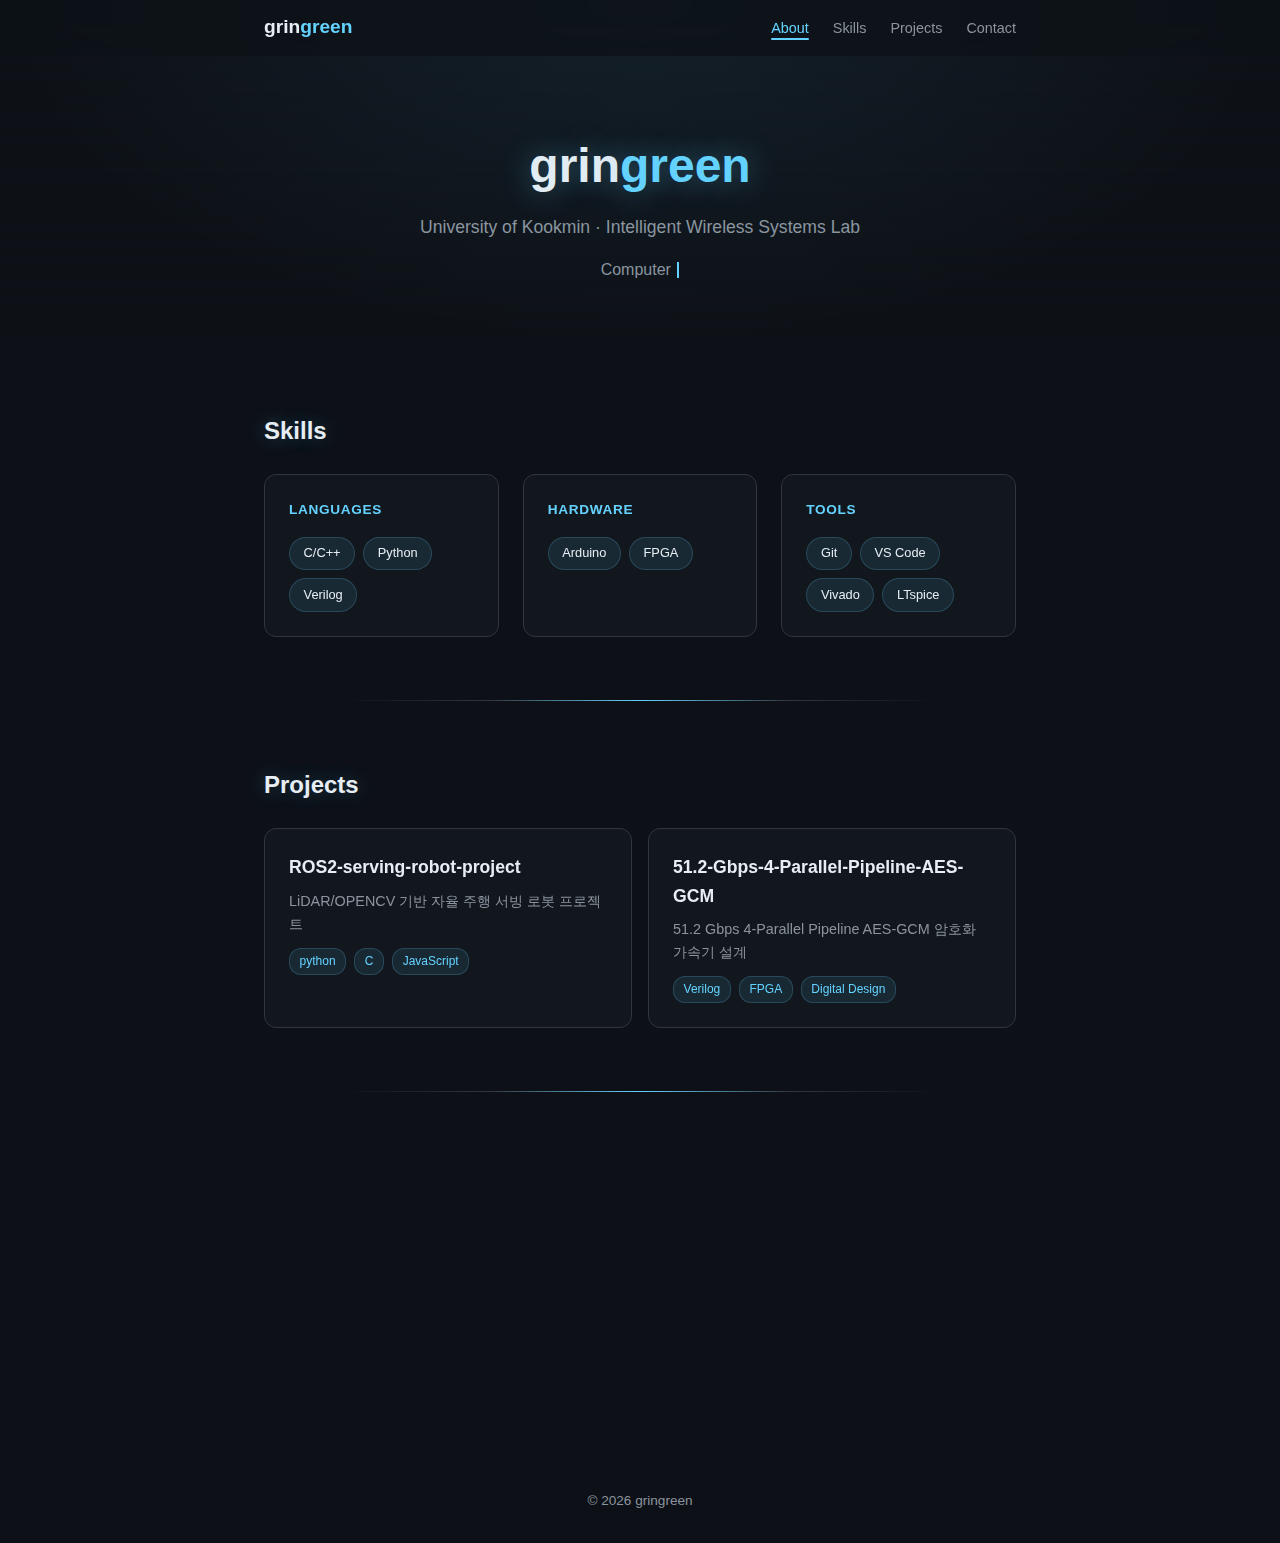
<file: index.html>
<!doctype html>
<html lang="ko">
<head>
  <meta charset="UTF-8" />
  <meta name="viewport" content="width=device-width, initial-scale=1.0" />
  <title>gringreen | Portfolio</title>
  <link href="/style.css" rel="stylesheet">
</head>
<body>
  <!-- Navigation -->
  <nav class="nav" id="nav">
    <div class="container nav-inner">
      <a href="#" class="nav-logo">grin<span class="accent">green</span></a>
      <ul class="nav-links">
        <li><a href="#about" class="nav-link">About</a></li>
        <li><a href="#skills" class="nav-link">Skills</a></li>
        <li><a href="#projects" class="nav-link">Projects</a></li>
        <li><a href="#contact" class="nav-link">Contact</a></li>
      </ul>
    </div>
  </nav>

  <!-- Hero Section -->
  <header class="hero" id="about">
    <div class="hero-gradient"></div>
    <div class="container">
      <h1 class="hero-title">grin<span class="accent">green</span></h1>
      <p class="hero-subtitle">University of Kookmin · Intelligent Wireless Systems Lab</p>
      <p class="hero-desc" id="typing-target">Computer science & Semiconductor engineering</p>
    </div>
  </header>

  <!-- Skills Section -->
  <section class="section fade-in" id="skills">
    <div class="container">
      <h2 class="section-title">Skills</h2>
      <div class="skills-grid">
        <div class="skill-category">
          <h3 class="skill-category-title">Languages</h3>
          <div class="skill-badges">
            <span class="skill-badge">C/C++</span>
            <span class="skill-badge">Python</span>
            <span class="skill-badge">Verilog</span>
          </div>
        </div>
        <div class="skill-category">
          <h3 class="skill-category-title">Hardware</h3>
          <div class="skill-badges">
            <span class="skill-badge">Arduino</span>
            <span class="skill-badge">FPGA</span>
          </div>
        </div>
        <div class="skill-category">
          <h3 class="skill-category-title">Tools</h3>
          <div class="skill-badges">
            <span class="skill-badge">Git</span>
            <span class="skill-badge">VS Code</span>
            <span class="skill-badge">Vivado</span>
            <span class="skill-badge">LTspice</span>
          </div>
        </div>
      </div>
    </div>
  </section>

  <!-- Projects Section -->
  <section class="section fade-in" id="projects">
    <div class="container">
      <h2 class="section-title">Projects</h2>
      <div class="project-grid" id="project-grid">
        <!-- Rendered by main.js -->
      </div>
    </div>
  </section>

  <!-- Contact Section -->
  <section class="section fade-in" id="contact">
    <div class="container">
      <h2 class="section-title">Contact</h2>
      <div class="contact-grid">
        <a href="mailto:gringreen02@gmail.com" class="contact-card">
          <span class="contact-icon">✉</span>
          <span class="contact-label">Email</span>
          <span class="contact-value">gringreen02@gmail.com</span>
        </a>
        <a href="https://github.com/gringreen1111" target="_blank" rel="noopener noreferrer" class="contact-card">
          <span class="contact-icon">⌘</span>
          <span class="contact-label">GitHub</span>
          <span class="contact-value">github.com/gringreen1111</span>
        </a>
      </div>
    </div>
  </section>

  <footer class="footer">
    <div class="container">
      <p>&copy; 2026 gringreen</p>
    </div>
  </footer>

  <script defer type="text/javascript" src="/main.js"></script>
</body>
</html>
</file>
<file: style.css>
*,
*::before,
*::after {
  margin: 0;
  padding: 0;
  box-sizing: border-box;
}

:root {
  --bg: #0d1117;
  --bg-secondary: #161b22;
  --border: #30363d;
  --text: #e6edf3;
  --text-secondary: #8b949e;
  --accent: #64d2ff;
  --accent-hover: #40b8e0;
  --link: #79b8ff;
  --glow: rgba(100, 210, 255, 0.4);
}

html {
  scroll-behavior: smooth;
}

body {
  font-family: -apple-system, BlinkMacSystemFont, "Segoe UI", Helvetica, Arial, sans-serif;
  background: var(--bg);
  color: var(--text);
  line-height: 1.6;
  min-height: 100vh;
}

a {
  color: var(--link);
  text-decoration: none;
}

a:hover {
  text-decoration: underline;
}

.container {
  max-width: 800px;
  margin: 0 auto;
  padding: 0 1.5rem;
}

/* ===== Navigation ===== */
.nav {
  position: fixed;
  top: 0;
  left: 0;
  right: 0;
  z-index: 100;
  padding: 0.75rem 0;
  background: rgba(13, 17, 23, 0.8);
  backdrop-filter: blur(12px);
  -webkit-backdrop-filter: blur(12px);
  border-bottom: 1px solid transparent;
  transition: border-color 0.3s, background 0.3s;
}

.nav.scrolled {
  border-bottom-color: var(--border);
  background: rgba(13, 17, 23, 0.95);
}

.nav-inner {
  display: flex;
  align-items: center;
  justify-content: space-between;
}

.nav-logo {
  font-size: 1.2rem;
  font-weight: 700;
  color: var(--text);
}

.nav-logo:hover {
  text-decoration: none;
}

.nav-links {
  list-style: none;
  display: flex;
  gap: 1.5rem;
}

.nav-link {
  color: var(--text-secondary);
  font-size: 0.9rem;
  font-weight: 500;
  position: relative;
  transition: color 0.3s;
}

.nav-link:hover {
  color: var(--text);
  text-decoration: none;
}

.nav-link.active {
  color: var(--accent);
}

.nav-link.active::after {
  content: "";
  position: absolute;
  bottom: -4px;
  left: 0;
  right: 0;
  height: 2px;
  background: var(--accent);
  border-radius: 1px;
}

/* ===== Hero ===== */
.hero {
  position: relative;
  padding: 8rem 0 4rem;
  text-align: center;
  border-bottom: 1px solid transparent;
  background-image: linear-gradient(transparent, var(--bg));
  overflow: hidden;
}

.hero-gradient {
  position: absolute;
  inset: 0;
  background: radial-gradient(ellipse at 50% 0%, rgba(100, 210, 255, 0.08) 0%, transparent 70%);
  pointer-events: none;
}

.hero-title {
  font-size: 3rem;
  font-weight: 700;
  margin-bottom: 0.5rem;
  text-shadow: 0 0 30px var(--glow);
}

.accent {
  color: var(--accent);
}

.hero-subtitle {
  font-size: 1.1rem;
  color: var(--text-secondary);
  margin-bottom: 1rem;
}

.hero-desc {
  font-size: 1rem;
  color: var(--text-secondary);
  max-width: 500px;
  margin: 0 auto;
  min-height: 1.6em;
}

.hero-desc .cursor {
  display: inline-block;
  width: 2px;
  height: 1em;
  background: var(--accent);
  margin-left: 2px;
  vertical-align: text-bottom;
  animation: blink 1s step-end infinite;
}

@keyframes blink {
  50% { opacity: 0; }
}

/* ===== Section dividers ===== */
.section {
  padding: 4rem 0;
  border-bottom: 1px solid transparent;
  position: relative;
}

.section::after {
  content: "";
  position: absolute;
  bottom: 0;
  left: 50%;
  transform: translateX(-50%);
  width: min(80%, 600px);
  height: 1px;
  background: linear-gradient(90deg, transparent, var(--border), var(--accent), var(--border), transparent);
}

.section:last-of-type::after {
  display: none;
}

.section-title {
  font-size: 1.5rem;
  font-weight: 600;
  margin-bottom: 1.5rem;
  text-shadow: 0 0 20px rgba(100, 210, 255, 0.3);
}

/* ===== Fade-in animation ===== */
.fade-in {
  opacity: 0;
  transform: translateY(30px);
  transition: opacity 0.6s ease-out, transform 0.6s ease-out;
}

.fade-in.visible {
  opacity: 1;
  transform: translateY(0);
}

/* ===== Skills ===== */
.skills-grid {
  display: grid;
  grid-template-columns: 1fr;
  gap: 1.5rem;
}

.skill-category {
  background: rgba(22, 27, 34, 0.6);
  backdrop-filter: blur(8px);
  -webkit-backdrop-filter: blur(8px);
  border: 1px solid var(--border);
  border-radius: 12px;
  padding: 1.5rem;
  transition: border-color 0.3s;
}

.skill-category:hover {
  border-color: rgba(100, 210, 255, 0.3);
}

.skill-category-title {
  font-size: 0.85rem;
  font-weight: 600;
  color: var(--accent);
  text-transform: uppercase;
  letter-spacing: 0.05em;
  margin-bottom: 1rem;
}

.skill-badges {
  display: flex;
  flex-wrap: wrap;
  gap: 0.5rem;
}

.skill-badge {
  font-size: 0.8rem;
  padding: 0.35rem 0.85rem;
  background: rgba(100, 210, 255, 0.1);
  color: var(--text);
  border: 1px solid rgba(100, 210, 255, 0.2);
  border-radius: 20px;
  transition: background 0.3s, border-color 0.3s, box-shadow 0.3s;
}

.skill-badge:hover {
  background: rgba(100, 210, 255, 0.2);
  border-color: rgba(100, 210, 255, 0.4);
  box-shadow: 0 0 10px rgba(100, 210, 255, 0.15);
}

/* ===== Project Grid ===== */
.project-grid {
  display: grid;
  grid-template-columns: 1fr;
  gap: 1rem;
}

.project-card {
  display: block;
  background: rgba(22, 27, 34, 0.6);
  backdrop-filter: blur(8px);
  -webkit-backdrop-filter: blur(8px);
  border: 1px solid var(--border);
  border-radius: 12px;
  padding: 1.5rem;
  color: var(--text);
  transition: transform 0.3s ease, border-color 0.3s, box-shadow 0.3s;
}

.project-card:hover {
  transform: translateY(-4px);
  border-color: var(--accent);
  box-shadow: 0 0 20px rgba(100, 210, 255, 0.15), 0 8px 25px rgba(0, 0, 0, 0.3);
  text-decoration: none;
}

.project-card h3 {
  font-size: 1.1rem;
  margin-bottom: 0.5rem;
}

.project-card p {
  font-size: 0.9rem;
  color: var(--text-secondary);
  margin-bottom: 0.75rem;
}

.tag-list {
  display: flex;
  flex-wrap: wrap;
  gap: 0.5rem;
  list-style: none;
}

.tag {
  font-size: 0.75rem;
  background: rgba(100, 210, 255, 0.1);
  color: var(--accent);
  padding: 0.2rem 0.6rem;
  border: 1px solid rgba(100, 210, 255, 0.2);
  border-radius: 12px;
  transition: background 0.3s;
}

.project-card:hover .tag {
  background: rgba(100, 210, 255, 0.2);
}

/* ===== Contact ===== */
.contact-grid {
  display: grid;
  grid-template-columns: 1fr;
  gap: 1rem;
}

.contact-card {
  display: flex;
  flex-direction: column;
  align-items: center;
  gap: 0.5rem;
  background: rgba(22, 27, 34, 0.6);
  backdrop-filter: blur(8px);
  -webkit-backdrop-filter: blur(8px);
  border: 1px solid var(--border);
  border-radius: 12px;
  padding: 2rem 1.5rem;
  color: var(--text);
  transition: transform 0.3s ease, border-color 0.3s, box-shadow 0.3s;
}

.contact-card:hover {
  transform: translateY(-4px);
  border-color: var(--accent);
  box-shadow: 0 0 20px rgba(100, 210, 255, 0.15), 0 8px 25px rgba(0, 0, 0, 0.3);
  text-decoration: none;
}

.contact-icon {
  font-size: 1.8rem;
}

.contact-label {
  font-size: 0.8rem;
  color: var(--text-secondary);
  text-transform: uppercase;
  letter-spacing: 0.05em;
}

.contact-value {
  font-size: 0.95rem;
  color: var(--accent);
}

/* ===== Footer ===== */
.footer {
  padding: 2rem 0;
  text-align: center;
  color: var(--text-secondary);
  font-size: 0.85rem;
}

/* ===== Project Detail Page ===== */
.back-link {
  display: inline-block;
  margin-bottom: 1.5rem;
  color: var(--text-secondary);
  font-size: 0.9rem;
}

.back-link:hover {
  color: var(--text);
}

.project-detail {
  padding: 6rem 0 3rem;
}

.project-detail h1 {
  font-size: 2rem;
  margin-bottom: 1rem;
  text-shadow: 0 0 20px rgba(100, 210, 255, 0.3);
}

.project-detail .description {
  color: var(--text-secondary);
  margin-bottom: 1.5rem;
  line-height: 1.8;
}

.project-detail .tag-list {
  margin-bottom: 1.5rem;
}

.project-detail .project-link {
  display: inline-block;
  background: var(--accent);
  color: var(--bg);
  padding: 0.5rem 1.2rem;
  border-radius: 6px;
  font-weight: 600;
  font-size: 0.9rem;
  transition: background 0.3s, box-shadow 0.3s;
}

.project-detail .project-link:hover {
  background: var(--accent-hover);
  box-shadow: 0 0 15px rgba(100, 210, 255, 0.3);
  text-decoration: none;
}

/* ===== Responsive ===== */
@media (min-width: 600px) {
  .project-grid {
    grid-template-columns: repeat(2, 1fr);
  }

  .contact-grid {
    grid-template-columns: repeat(2, 1fr);
  }

  .skills-grid {
    grid-template-columns: repeat(3, 1fr);
  }
}

@media (max-width: 480px) {
  .nav-links {
    gap: 1rem;
  }

  .nav-link {
    font-size: 0.8rem;
  }

  .hero-title {
    font-size: 2.2rem;
  }
}
</file>
